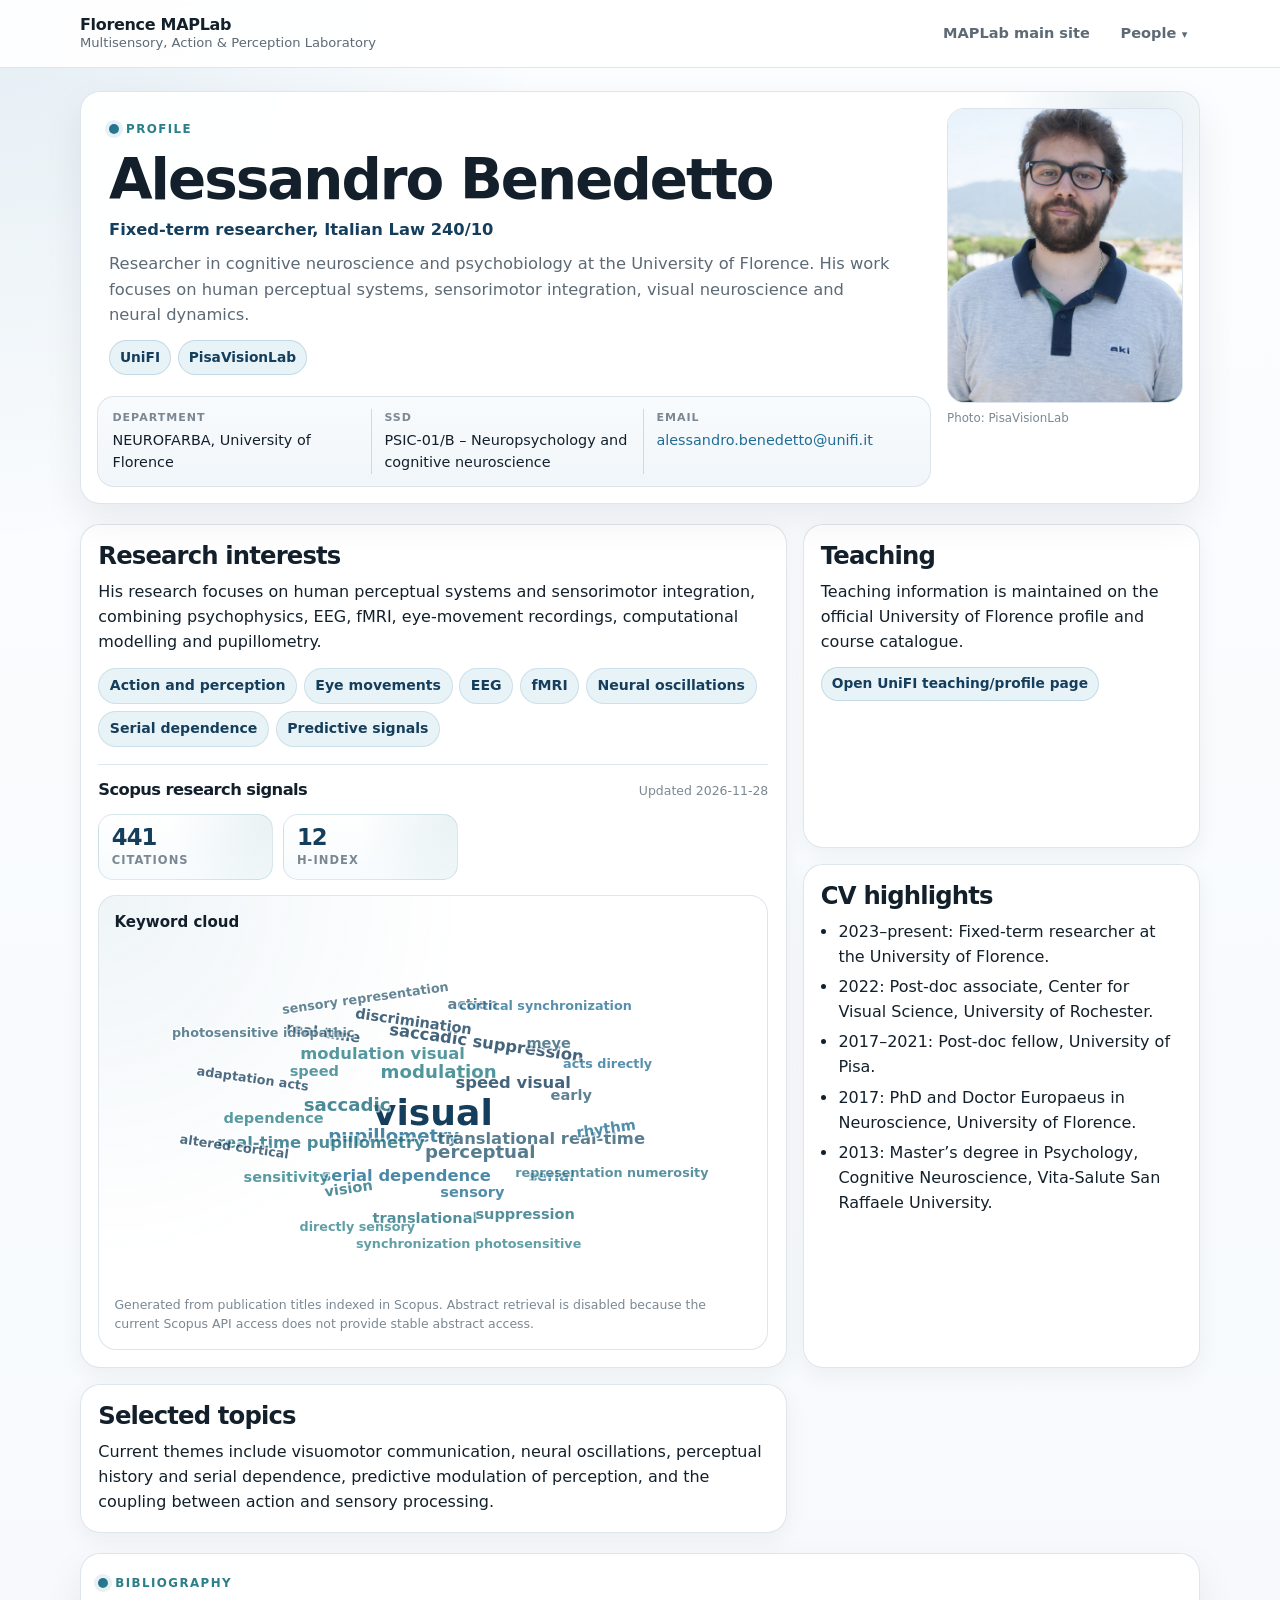
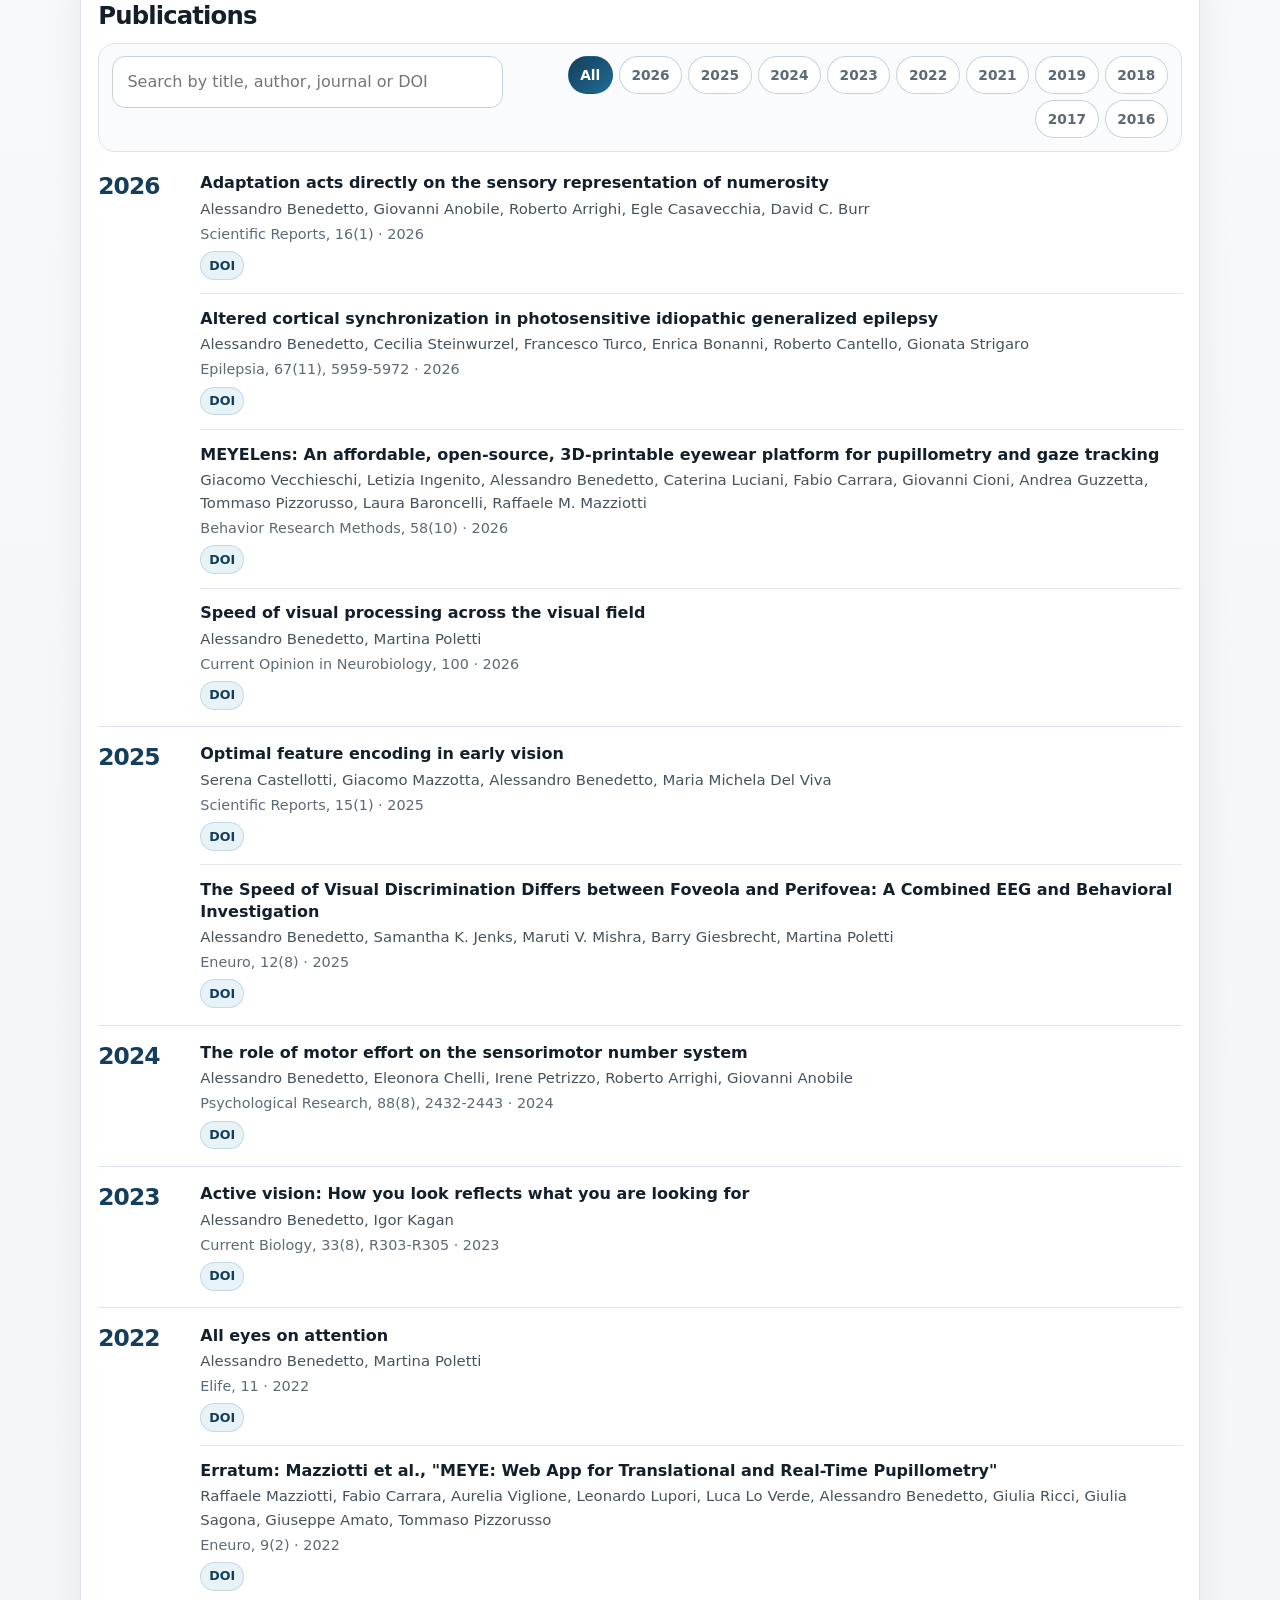
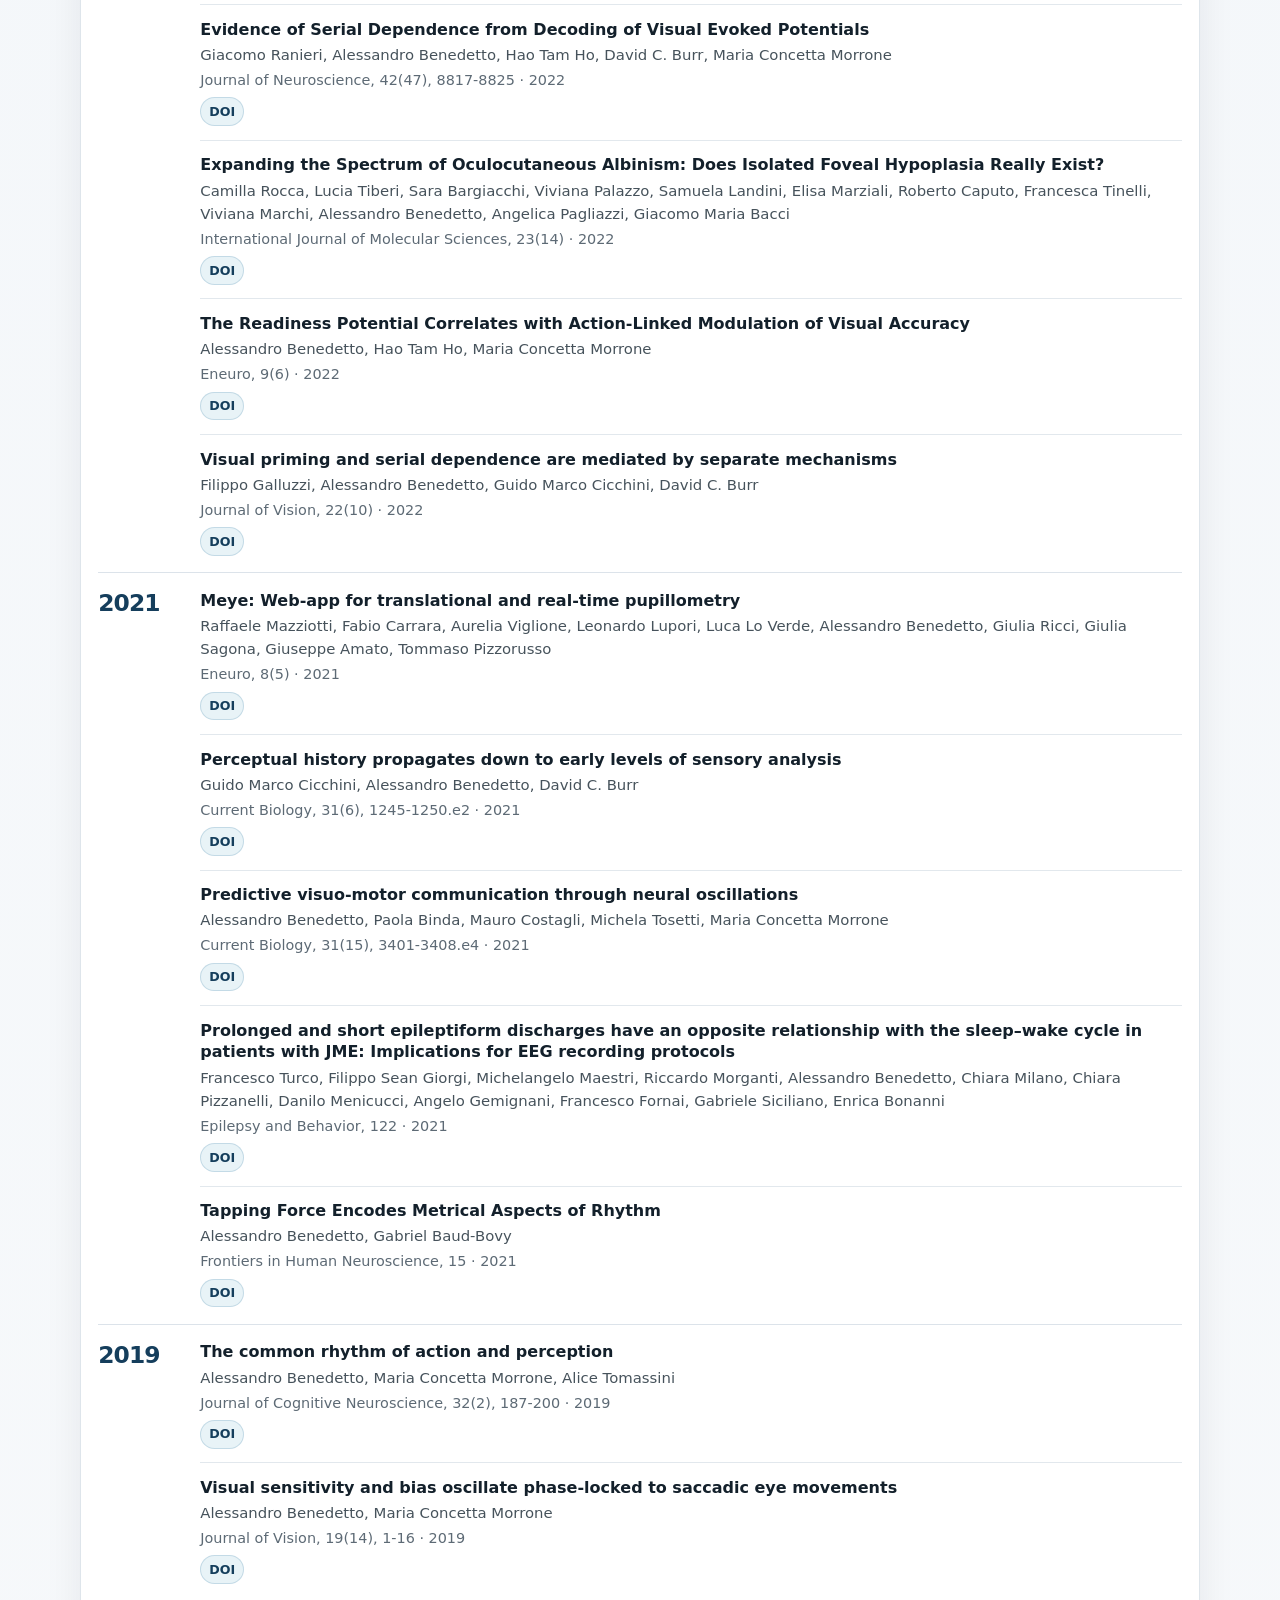
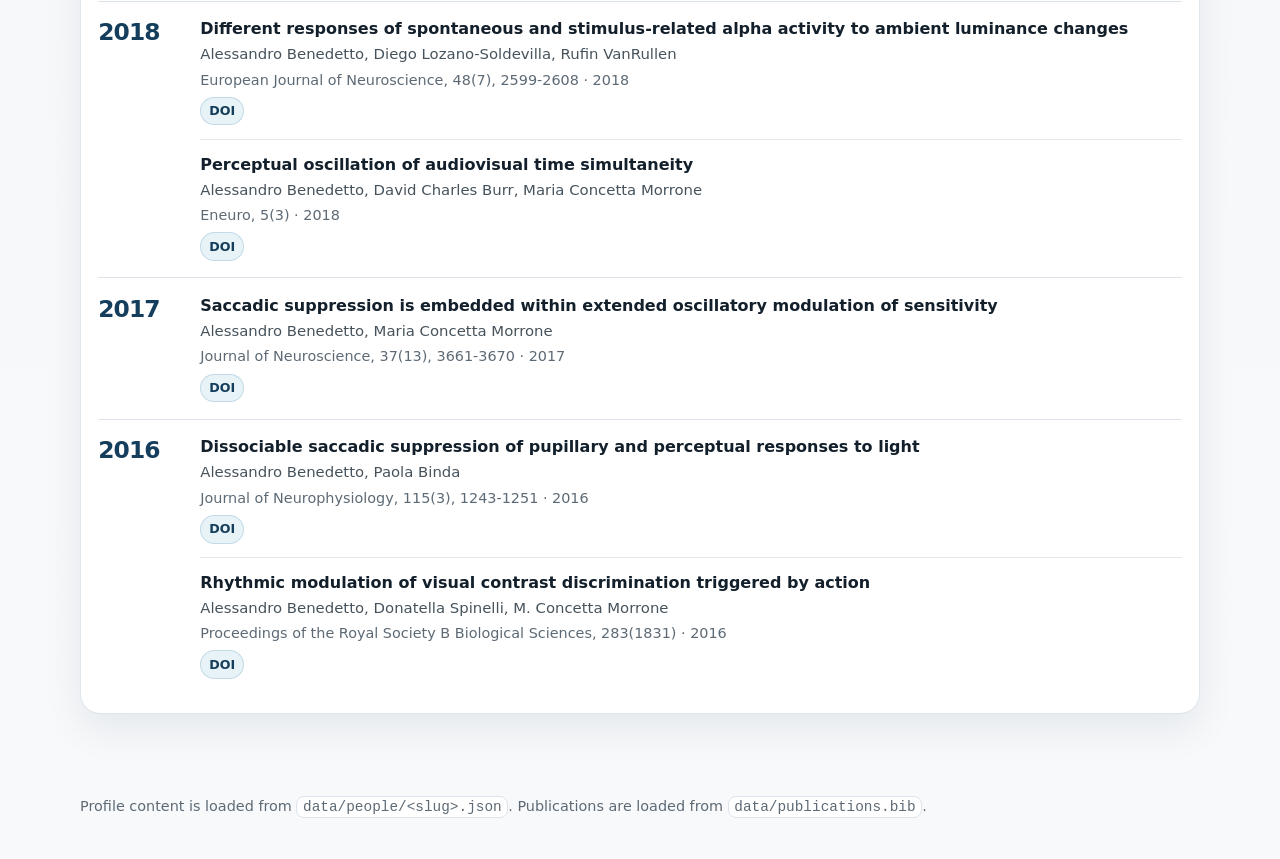
<file: people/alessandro-benedetto.html>
<!doctype html>
<html lang="en">
<head>
  <meta charset="utf-8">
  <meta name="viewport" content="width=device-width, initial-scale=1">
  <title>Profile | Florence MAPLab</title>
  <meta name="description" content="Profile, research interests, teaching, CV highlights and publications.">
  <link rel="stylesheet" href="../assets/css/style.css?v=20260612g">
</head>
<body data-bib-url="../data/publications.bib" data-people-index="../data/people/people.json">
  <header class="site-header">
    <nav class="nav" aria-label="Main navigation">
      <a class="brand" href="../index.html">
        <span class="brand-title">Florence MAPLab</span>
        <span class="brand-subtitle">Multisensory, Action & Perception Laboratory</span>
      </a>
      <div class="nav-links" data-people-nav></div>
    </nav>
  </header>

  <main>
    <section class="profile-hero" aria-labelledby="profile-name">
      <div class="profile-heading">
        <div class="kicker">Profile</div>
        <h1 id="profile-name" data-profile-name>Loading profile…</h1>
        <p class="profile-role" data-profile-role></p>
        <p class="lede" data-profile-summary></p>
        <div class="profile-actions" data-profile-links></div>
      </div>

      <aside class="profile-facts" aria-label="Profile details">
        <dl>
          <div><dt>Department</dt><dd data-profile-department></dd></div>
          <div><dt>SSD</dt><dd data-profile-ssd></dd></div>
          <div><dt>Email</dt><dd data-profile-email></dd></div>
        </dl>
      </aside>

      <figure class="profile-photo-large">
        <img data-profile-photo src="" alt="">
        <figcaption data-profile-photo-credit></figcaption>
      </figure>
    </section>

    <section class="content-grid">
      <article class="panel panel-wide">
        <h2>Research interests</h2>
        <p data-profile-research></p>
        <ul class="tags" data-profile-interests></ul>
      </article>

      <article class="panel">
        <h2>Teaching</h2>
        <p data-profile-teaching></p>
        <div class="text-links" data-profile-teaching-links></div>
      </article>

      <article class="panel">
        <h2>CV highlights</h2>
        <ul class="clean-list" data-profile-cv></ul>
      </article>

      <article class="panel">
        <h2>Selected topics</h2>
        <p data-profile-topics></p>
      </article>
    </section>

    <section class="publications-section" aria-labelledby="publications-title">
      <div class="section-heading">
        <div>
          <div class="kicker">Bibliography</div>
          <h2 id="publications-title">Publications</h2>
        </div>
        <div class="pub-count" data-publications-count>Loading publications…</div>
      </div>

      <div class="publication-tools">
        <input class="search-box" type="search" placeholder="Search by title, author, journal or DOI" aria-label="Search publications" data-publications-search>
        <div class="year-filter" data-year-filter aria-label="Filter publications by year"></div>
      </div>

      <div class="publications-list" data-publications-list></div>
    </section>
  </main>

  <footer class="footer">
    <p>Profile content is loaded from <code>data/people/&lt;slug&gt;.json</code>. Publications are loaded from <code>data/publications.bib</code>.</p>
  </footer>

  <script src="../assets/js/person.js?v=20260612g" defer></script>
</body>
</html>
</file>
<file: assets/css/style.css>
:root {
  --ink: #13202b;
  --muted: #5d6a75;
  --subtle: #7b8893;
  --line: #dce3ea;
  --line-strong: #c4d0dc;
  --paper: #ffffff;
  --wash: #f4f7fa;
  --wash-2: #edf3f8;
  --navy: #153e5c;
  --blue: #1f6c94;
  --teal: #2b7f88;
  --accent: #1f6c94;
  --accent-soft: #e8f3f7;
  --shadow: 0 16px 38px rgba(19, 32, 43, 0.075);
  --shadow-soft: 0 7px 22px rgba(19, 32, 43, 0.05);
  --radius: 20px;
  --radius-sm: 14px;
  --max: 1160px;
}

* { box-sizing: border-box; }
html { scroll-behavior: smooth; }

body {
  margin: 0;
  font-family: Inter, ui-sans-serif, system-ui, -apple-system, BlinkMacSystemFont, "Segoe UI", sans-serif;
  color: var(--ink);
  background:
    radial-gradient(circle at top left, rgba(31, 108, 148, 0.10), transparent 34rem),
    linear-gradient(180deg, #fbfdff 0%, var(--wash) 48%, #f7f9fb 100%);
  line-height: 1.56;
}

a { color: var(--blue); text-decoration: none; }
a:hover { text-decoration: underline; }

.site-header {
  position: sticky;
  top: 0;
  z-index: 30;
  background: rgba(255, 255, 255, 0.92);
  border-bottom: 1px solid rgba(220, 227, 234, 0.9);
  backdrop-filter: blur(14px);
}

.nav {
  max-width: var(--max);
  margin: 0 auto;
  padding: 0.85rem 1.25rem;
  display: flex;
  justify-content: space-between;
  align-items: center;
  gap: 1rem;
}

.brand { color: var(--ink); min-width: 190px; }
.brand:hover { text-decoration: none; }

.brand-title {
  display: block;
  font-weight: 800;
  letter-spacing: -0.02em;
  line-height: 1.1;
}

.brand-subtitle {
  display: block;
  margin-top: 0.12rem;
  color: var(--muted);
  font-size: 0.82rem;
  line-height: 1.2;
}

.nav-links {
  display: flex;
  flex-wrap: wrap;
  justify-content: flex-end;
  gap: 0.35rem;
}

.nav-links a {
  color: var(--muted);
  padding: 0.48rem 0.72rem;
  border-radius: 999px;
  border: 1px solid transparent;
  font-size: 0.91rem;
  font-weight: 650;
}

.nav-links a:hover,
.nav-links a.is-current {
  color: var(--navy);
  background: var(--accent-soft);
  border-color: rgba(31, 108, 148, 0.14);
  text-decoration: none;
}

main {
  max-width: var(--max);
  margin: 0 auto;
  padding: 1.45rem 1.25rem 4rem;
}

main > section + section { margin-top: 1.25rem; }

h1, h2, h3 {
  margin: 0;
  line-height: 1.12;
  letter-spacing: -0.035em;
}

h1 {
  font-size: clamp(2.25rem, 4.4vw, 3.75rem);
  font-weight: 830;
}

h2 {
  font-size: clamp(1.34rem, 1.9vw, 1.7rem);
  font-weight: 790;
}

h3 {
  font-size: 1rem;
  font-weight: 740;
}

p { margin: 0; }

.kicker {
  display: inline-flex;
  align-items: center;
  gap: 0.45rem;
  width: fit-content;
  margin-bottom: 0.58rem;
  color: var(--teal);
  font-size: 0.74rem;
  font-weight: 800;
  letter-spacing: 0.12em;
  text-transform: uppercase;
}

.kicker::before {
  content: "";
  width: 0.62rem;
  height: 0.62rem;
  border-radius: 999px;
  background: linear-gradient(135deg, var(--blue), var(--teal));
  box-shadow: 0 0 0 4px rgba(31, 108, 148, 0.10);
}

.lede {
  max-width: 76ch;
  color: var(--muted);
  font-size: 1.02rem;
}

.lab-hero,
.profile-hero,
.panel,
.publications-section {
  background: rgba(255, 255, 255, 0.94);
  border: 1px solid rgba(220, 227, 234, 0.92);
  border-radius: var(--radius);
  box-shadow: var(--shadow);
}

.lab-hero { padding: clamp(1.35rem, 3vw, 2.1rem); }

/* Key fix: the hero is a compact two-column area.
   The photo sits on the right; the facts fill the space under the name on the left.
   This removes the empty gap before Research interests. */
.profile-hero {
  display: grid;
  grid-template-columns: minmax(0, 1fr) 236px;
  grid-template-areas:
    "heading photo"
    "facts   photo";
  gap: 1rem;
  align-items: start;
  padding: 1rem;
  overflow: hidden;
  position: relative;
}

.profile-hero::after {
  content: "";
  position: absolute;
  right: -5rem;
  top: -7rem;
  width: 18rem;
  height: 18rem;
  border-radius: 50%;
  background: radial-gradient(circle, rgba(31, 108, 148, 0.12), transparent 68%);
  pointer-events: none;
}

.profile-heading,
.profile-facts,
.profile-photo-large {
  position: relative;
  z-index: 1;
}

.profile-heading {
  grid-area: heading;
  padding: 0.55rem 0.75rem 0.35rem;
}

.profile-role {
  margin: 0.38rem 0 0.55rem;
  color: var(--navy);
  font-weight: 730;
  font-size: 1.02rem;
}

.profile-actions {
  display: flex;
  flex-wrap: wrap;
  gap: 0.42rem;
  margin-top: 0.8rem;
}

.profile-actions a,
.text-links a,
.publication-links a {
  display: inline-flex;
  align-items: center;
  padding: 0.34rem 0.62rem;
  border-radius: 999px;
  border: 1px solid rgba(31, 108, 148, 0.18);
  background: var(--accent-soft);
  color: var(--navy);
  font-size: 0.86rem;
  font-weight: 700;
}

.profile-actions a:hover,
.text-links a:hover,
.publication-links a:hover {
  text-decoration: none;
  background: #dceef5;
}

.profile-photo-large {
  grid-area: photo;
  margin: 0;
}

.profile-photo-large img {
  display: block;
  width: 100%;
  aspect-ratio: 4 / 5;
  object-fit: cover;
  border-radius: 17px;
  border: 1px solid var(--line);
  background: var(--wash-2);
}

.profile-photo-large figcaption {
  margin-top: 0.35rem;
  color: var(--subtle);
  font-size: 0.74rem;
}

.profile-facts {
  grid-area: facts;
  padding: 0.75rem 0.9rem;
  border-radius: 17px;
  background: linear-gradient(180deg, #f8fbfd, #f1f6fa);
  border: 1px solid rgba(220, 227, 234, 0.95);
}

.profile-facts dl,
.profile-facts dd { margin: 0; }

.profile-facts dl {
  display: grid;
  grid-template-columns: repeat(3, minmax(0, 1fr));
  gap: 0.8rem;
}

.profile-facts div {
  min-width: 0;
  padding-right: 0.8rem;
  border-right: 1px solid rgba(196, 208, 220, 0.78);
}

.profile-facts div:last-child {
  padding-right: 0;
  border-right: 0;
}

.profile-facts dt {
  color: var(--subtle);
  font-size: 0.69rem;
  font-weight: 830;
  letter-spacing: 0.09em;
  text-transform: uppercase;
  margin-bottom: 0.16rem;
}

.profile-facts dd {
  color: var(--ink);
  font-size: 0.9rem;
  overflow-wrap: anywhere;
}

.content-grid {
  display: grid;
  grid-template-columns: minmax(0, 1.28fr) minmax(300px, 0.72fr);
  gap: 1rem;
}

.panel {
  padding: 1.08rem;
  box-shadow: var(--shadow-soft);
}

.panel-wide { grid-row: span 2; }
.panel h2 { margin-bottom: 0.65rem; }

.clean-list {
  margin: 0.15rem 0 0;
  padding-left: 1.1rem;
}

.clean-list li { margin: 0.34rem 0; }

.tags {
  display: flex;
  flex-wrap: wrap;
  gap: 0.42rem;
  padding: 0;
  margin: 0.85rem 0 0;
  list-style: none;
}

.tags li {
  color: var(--navy);
  background: var(--accent-soft);
  border: 1px solid rgba(31, 108, 148, 0.14);
  border-radius: 999px;
  padding: 0.38rem 0.66rem;
  font-size: 0.88rem;
  font-weight: 650;
}

.text-links {
  display: flex;
  flex-wrap: wrap;
  gap: 0.42rem;
  margin-top: 0.75rem;
}

.section-heading {
  display: flex;
  justify-content: space-between;
  align-items: end;
  gap: 1rem;
  margin-bottom: 0.85rem;
}

.publications-section { padding: 1.08rem; }

.pub-count {
  color: var(--muted);
  font-size: 0.92rem;
  white-space: nowrap;
}

.publication-tools {
  display: grid;
  grid-template-columns: minmax(260px, 0.9fr) minmax(0, 1.5fr);
  gap: 0.85rem;
  align-items: start;
  margin: 0 0 1.05rem;
  padding: 0.8rem;
  border: 1px solid var(--line);
  border-radius: 17px;
  background: #f9fbfd;
}

.search-box {
  width: 100%;
  min-width: 0;
  border: 1px solid var(--line-strong);
  border-radius: 13px;
  padding: 0.78rem 0.9rem;
  font: inherit;
  color: var(--ink);
  background: #fff;
}

.search-box:focus {
  outline: none;
  border-color: rgba(31, 108, 148, 0.42);
  box-shadow: 0 0 0 4px rgba(31, 108, 148, 0.10);
}

.year-filter {
  display: flex;
  flex-wrap: wrap;
  justify-content: flex-end;
  gap: 0.38rem;
}

.year-filter:empty { display: none; }

.year-filter-button {
  appearance: none;
  border: 1px solid rgba(196, 208, 220, 0.95);
  background: #fff;
  color: var(--muted);
  border-radius: 999px;
  padding: 0.45rem 0.72rem;
  font: inherit;
  font-size: 0.86rem;
  font-weight: 720;
  cursor: pointer;
}

.year-filter-button:hover,
.year-filter-button:focus {
  color: var(--navy);
  border-color: rgba(31, 108, 148, 0.32);
  outline: none;
}

.year-filter-button.is-active {
  color: #fff;
  background: linear-gradient(135deg, var(--navy), var(--blue));
  border-color: transparent;
}

.publications-list { display: grid; gap: 0; }

.publication-year {
  display: grid;
  grid-template-columns: 86px minmax(0, 1fr);
  gap: 1rem;
  padding: 0.95rem 0;
  border-top: 1px solid var(--line);
}

.publication-year:first-child {
  border-top: 0;
  padding-top: 0.15rem;
}

.publication-year h3 {
  margin: 0;
  padding-top: 0.12rem;
}

.publication-year h3 span {
  display: block;
  color: var(--navy);
  font-size: 1.46rem;
  font-weight: 830;
  letter-spacing: -0.04em;
}

.publication-year h3 small {
  display: block;
  margin-top: 0.12rem;
  color: var(--subtle);
  font-size: 0.76rem;
  font-weight: 700;
  letter-spacing: 0.02em;
}

.year-publications {
  list-style: none;
  margin: 0;
  padding: 0;
}

.publication {
  border-bottom: 1px solid rgba(220, 227, 234, 0.82);
  padding: 0.85rem 0;
}

.publication:first-child { padding-top: 0.08rem; }
.publication:last-child { border-bottom: 0; padding-bottom: 0.08rem; }

.publication-title {
  font-weight: 780;
  line-height: 1.36;
  margin-bottom: 0.22rem;
}

.publication-title a { color: var(--ink); }
.publication-title a:hover { color: var(--blue); }

.publication-authors {
  color: #2d3b45;
  opacity: 0.88;
  font-size: 0.93rem;
  margin-bottom: 0.12rem;
}

.publication-meta {
  color: var(--muted);
  font-size: 0.9rem;
}

.publication-links {
  display: flex;
  gap: 0.42rem;
  flex-wrap: wrap;
  margin-top: 0.36rem;
}

.publication-links a {
  padding: 0.22rem 0.5rem;
  font-size: 0.79rem;
}

.people-grid {
  display: grid;
  grid-template-columns: repeat(4, minmax(0, 1fr));
  gap: 1rem;
}

.person-tile {
  display: block;
  overflow: hidden;
  color: inherit;
  border: 1px solid rgba(220, 227, 234, 0.92);
  border-radius: var(--radius);
  background: rgba(255, 255, 255, 0.94);
  box-shadow: var(--shadow-soft);
}

.person-tile:hover {
  transform: translateY(-3px);
  border-color: rgba(31, 108, 148, 0.24);
  box-shadow: var(--shadow);
  text-decoration: none;
}

.person-tile img {
  display: block;
  width: 100%;
  aspect-ratio: 4 / 5;
  object-fit: cover;
  background: var(--wash-2);
}

.person-tile div { padding: 1rem; }
.person-tile h2 { font-size: 1.08rem; margin-bottom: 0.35rem; }
.person-tile p { color: var(--muted); font-size: 0.92rem; }

.note {
  padding: 1rem;
  color: var(--muted);
  border: 1px solid var(--line);
  border-radius: var(--radius-sm);
  background: #fff;
}

.footer {
  max-width: var(--max);
  margin: 0 auto;
  padding: 1.1rem 1.25rem 2.6rem;
  color: var(--muted);
  font-size: 0.9rem;
}

code {
  padding: 0.12rem 0.35rem;
  border-radius: 8px;
  border: 1px solid var(--line);
  background: #fff;
}

@media (max-width: 980px) {
  .profile-hero {
    grid-template-columns: minmax(0, 1fr) 210px;
  }

  .profile-facts dl {
    grid-template-columns: 1fr;
    gap: 0.65rem;
  }

  .profile-facts div {
    border-right: 0;
    border-bottom: 1px solid rgba(196, 208, 220, 0.78);
    padding: 0 0 0.65rem;
  }

  .profile-facts div:last-child {
    border-bottom: 0;
    padding-bottom: 0;
  }

  .people-grid { grid-template-columns: repeat(2, minmax(0, 1fr)); }
}

@media (max-width: 820px) {
  .nav {
    align-items: flex-start;
    flex-direction: column;
  }

  .nav-links { justify-content: flex-start; }
  main { padding-top: 1.2rem; }

  .profile-hero {
    grid-template-columns: 1fr;
    grid-template-areas:
      "photo"
      "heading"
      "facts";
  }

  .profile-photo-large { max-width: 260px; }

  .content-grid,
  .publication-tools {
    grid-template-columns: 1fr;
  }

  .publication-year {
    grid-template-columns: 1fr;
    gap: 0.3rem;
  }

  .publication-year h3 {
    display: flex;
    justify-content: space-between;
    align-items: baseline;
    gap: 1rem;
  }

  .year-filter { justify-content: flex-start; }
}

@media (max-width: 560px) {
  h1 { font-size: 2.1rem; }
  .people-grid { grid-template-columns: 1fr; }
  .profile-hero,
  .panel,
  .publications-section,
  .lab-hero { border-radius: 18px; }
}
</file>
